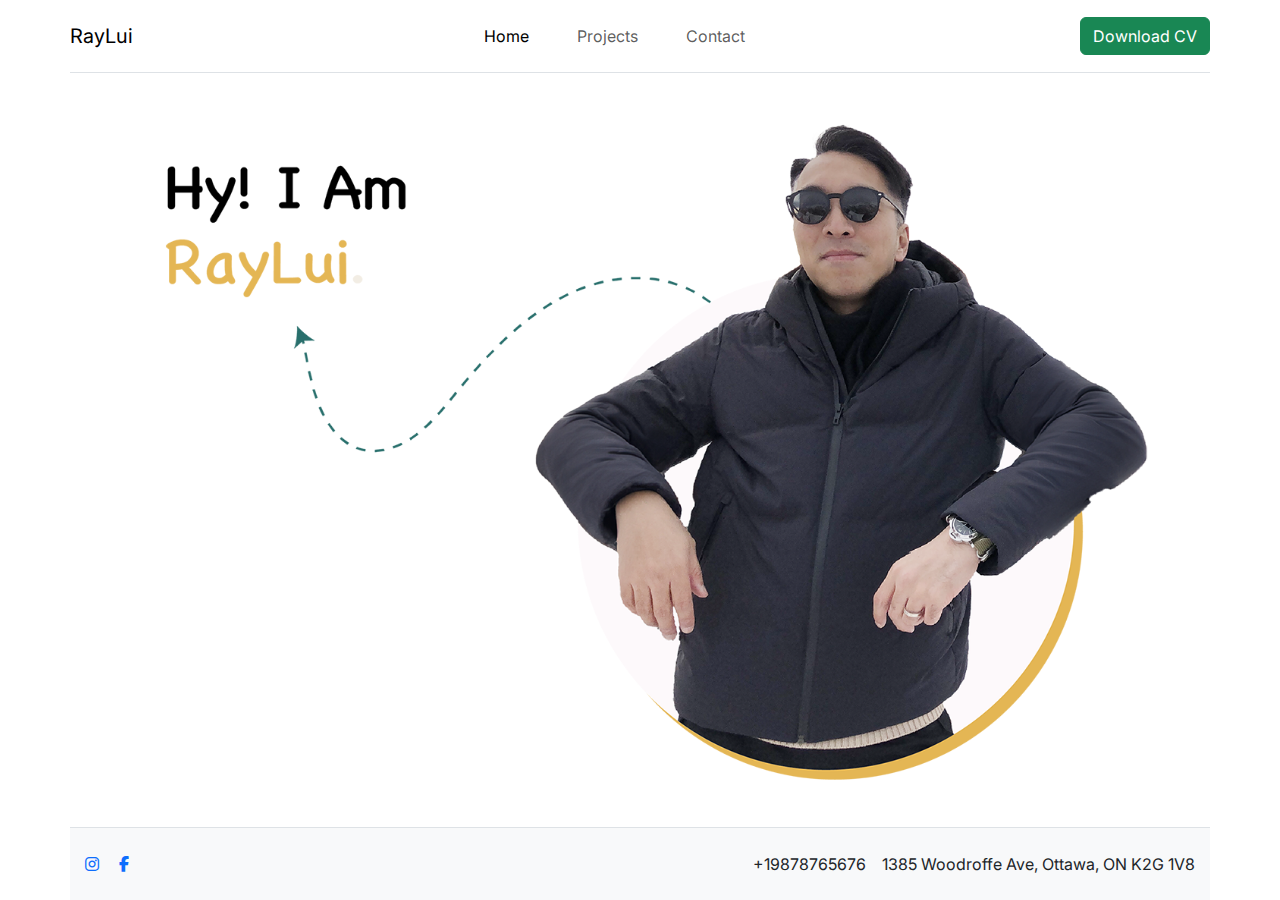
<file: index.html>
<!DOCTYPE html>
<html lang="en">
  <head>
    <meta charset="UTF-8" />
    <meta name="viewport" content="width=device-width, initial-scale=1.0" />
    <meta
      name="description"
      content="Professional portfolio of RayLui, showcasing projects and skills"
    />
    <title>RayLui - Portfolio</title>

    <!-- Preload critical resources -->
    <link
      rel="preload"
      href="https://cdn.jsdelivr.net/npm/bootstrap@5.3.0/dist/css/bootstrap.min.css"
      as="style"
    />
    <link rel="preload" href="css/style.css" as="style" />

    <!-- Bootstrap CSS -->
    <link
      href="https://cdn.jsdelivr.net/npm/bootstrap@5.3.0/dist/css/bootstrap.min.css"
      rel="stylesheet"
    />

    <!-- Font Awesome -->
    <link
      rel="stylesheet"
      href="https://cdnjs.cloudflare.com/ajax/libs/font-awesome/6.4.0/css/all.min.css"
    />

    <!-- Google Fonts -->
    <link rel="preconnect" href="https://fonts.googleapis.com" />
    <link rel="preconnect" href="https://fonts.gstatic.com" crossorigin />
    <link
      href="https://fonts.googleapis.com/css2?family=Inter:wght@300;400;500&display=swap"
      rel="stylesheet"
    />

    <!-- Custom CSS -->
    <link href="css/style.css" rel="stylesheet" />
    <style>
      .content-area {
        min-height: calc(100vh - 250px);
        display: flex;
        align-items: center;
      }
    </style>
  </head>
  <body>
    <a
      class="skip-link visually-hidden visually-hidden-focusable"
      href="#main-content"
      >Skip to main content</a
    >

    <div class="container">
      <!-- Navigation -->
      <nav
        class="navbar navbar-expand-md navbar-light px-0 py-3 border-bottom"
        aria-label="Main navigation"
      >
        <div class="container-fluid px-0">
          <a class="navbar-brand" href="index.html">RayLui</a>
          <button
            class="navbar-toggler"
            type="button"
            data-bs-toggle="collapse"
            data-bs-target="#navbarContent"
            aria-expanded="false"
            aria-label="Toggle navigation"
          >
            <span class="navbar-toggler-icon"></span>
          </button>
          <div class="collapse navbar-collapse" id="navbarContent">
            <ul class="navbar-nav mx-auto">
              <li class="nav-item px-3">
                <a class="nav-link active" href="index.html" aria-current="page"
                  >Home</a
                >
              </li>
              <li class="nav-item px-3">
                <a class="nav-link" href="projects.html">Projects</a>
              </li>
              <li class="nav-item px-3">
                <a class="nav-link" href="contact.html">Contact</a>
              </li>
            </ul>
            <div class="d-flex">
              <a
                class="btn btn-success download-cv"
                href="https://4a0b7b83-fa73-4386-9191-6d4f3626814f.filesusr.com/ugd/847560_9d88d4abf9e34d8aa418d741c3a1a7a8.pdf"
                >Download CV</a
              >
            </div>
          </div>
        </div>
      </nav>

      <!-- Main Content -->
      <main id="main-content" class="content-area">
        <!-- Hero Section -->
        <section class="hero" aria-label="Hero section">
          <div class="hero-container">
            <div class="hero-image">
              <img
                src="images/me.png"
                alt="RayLui's profile"
                class="img-fluid"
              />
            </div>
          </div>
        </section>
      </main>

      <!-- Footer -->
      <footer class="footer border-top py-4" role="contentinfo">
        <div class="container-fluid">
          <div class="row align-items-center">
            <div class="col-md-6 text-center text-md-start">
              <div class="social-icons">
                <a href="#" aria-label="Instagram"
                  ><i class="fab fa-instagram"></i
                ></a>
                <a href="#" aria-label="Facebook"
                  ><i class="fab fa-facebook-f ms-3"></i
                ></a>
              </div>
            </div>
            <div class="col-md-6 text-center text-md-end mt-3 mt-md-0">
              <p class="contact-info mb-0">
                <span class="visually-hidden">Phone number: </span>+19878765676
                &nbsp;&nbsp; <span class="visually-hidden">Address: </span>1385
                Woodroffe Ave, Ottawa, ON K2G 1V8
              </p>
            </div>
          </div>
        </div>
      </footer>
    </div>

    <!-- Bootstrap JS with defer -->
    <script
      src="https://cdn.jsdelivr.net/npm/bootstrap@5.3.0/dist/js/bootstrap.bundle.min.js"
      defer
    ></script>
  </body>
</html>
</file>
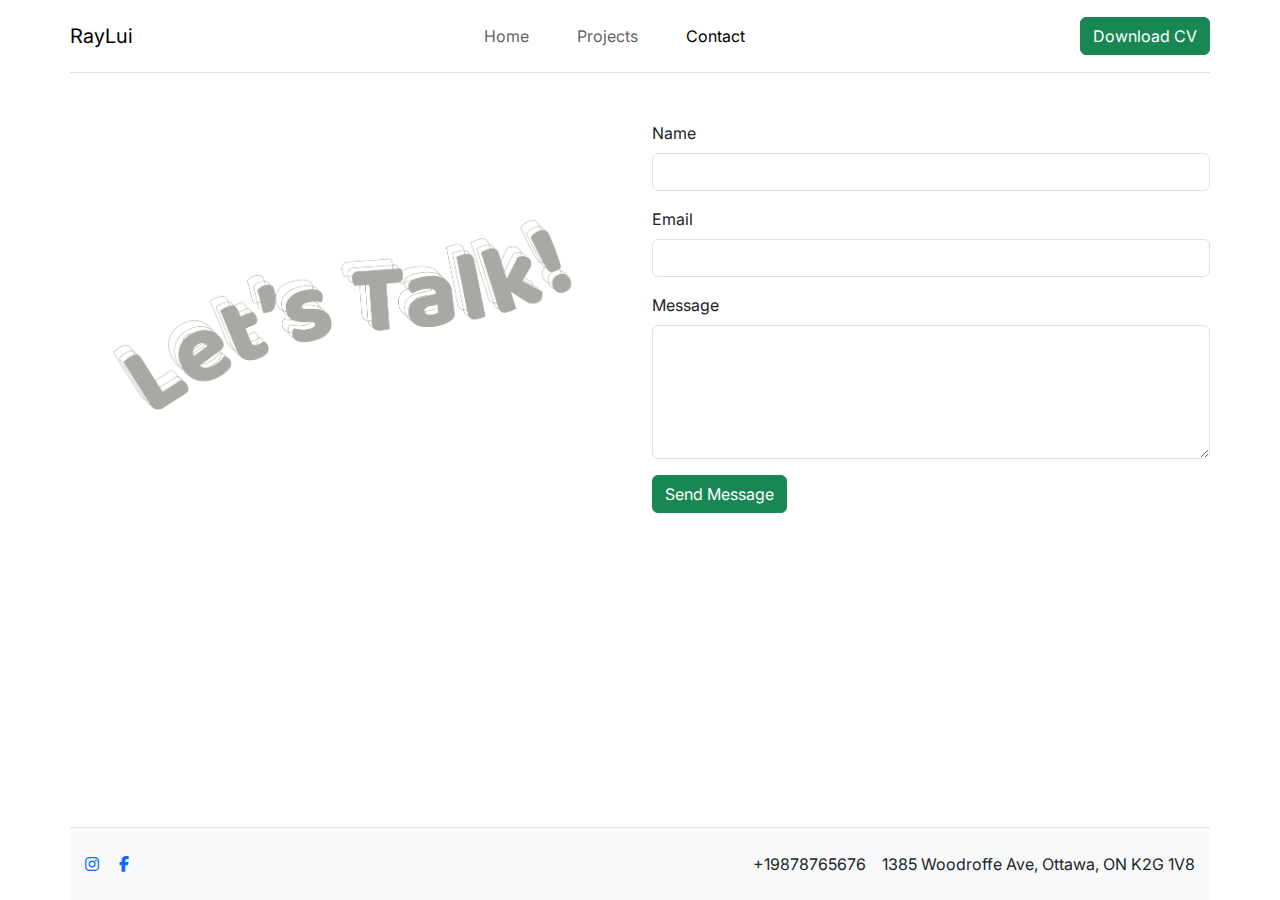
<file: contact.html>
<!DOCTYPE html>
<html lang="en">
  <head>
    <meta charset="UTF-8" />
    <meta name="viewport" content="width=device-width, initial-scale=1.0" />
    <meta
      name="description"
      content="Contact RayLui for web development projects and collaborations"
    />
    <title>RayLui - Contact</title>

    <!-- Preload resources -->
    <link
      rel="preload"
      href="https://cdn.jsdelivr.net/npm/bootstrap@5.3.0/dist/css/bootstrap.min.css"
      as="style"
    />
    <link rel="preload" href="css/style.css" as="style" />

    <!-- Bootstrap CSS -->
    <link
      href="https://cdn.jsdelivr.net/npm/bootstrap@5.3.0/dist/css/bootstrap.min.css"
      rel="stylesheet"
    />

    <!-- Font Awesome -->
    <link
      rel="stylesheet"
      href="https://cdnjs.cloudflare.com/ajax/libs/font-awesome/6.4.0/css/all.min.css"
    />

    <!-- Google Fonts -->
    <link rel="preconnect" href="https://fonts.googleapis.com" />
    <link rel="preconnect" href="https://fonts.gstatic.com" crossorigin />
    <link
      href="https://fonts.googleapis.com/css2?family=Inter:wght@300;400;500&display=swap"
      rel="stylesheet"
    />

    <!-- Custom CSS -->
    <link href="css/style.css" rel="stylesheet" />
  </head>
  <body>
    <a
      class="skip-link visually-hidden visually-hidden-focusable"
      href="#main-content"
      >Skip to main content</a
    >

    <div class="container">
      <!-- Navigation -->
      <nav
        class="navbar navbar-expand-md navbar-light px-0 py-3 border-bottom"
        aria-label="Main navigation"
      >
        <div class="container-fluid px-0">
          <a class="navbar-brand" href="index.html">RayLui</a>
          <button
            class="navbar-toggler"
            type="button"
            data-bs-toggle="collapse"
            data-bs-target="#navbarContent"
            aria-expanded="false"
            aria-label="Toggle navigation"
          >
            <span class="navbar-toggler-icon"></span>
          </button>
          <div class="collapse navbar-collapse" id="navbarContent">
            <ul class="navbar-nav mx-auto">
              <li class="nav-item px-3">
                <a class="nav-link" href="index.html">Home</a>
              </li>
              <li class="nav-item px-3">
                <a class="nav-link" href="projects.html">Projects</a>
              </li>
              <li class="nav-item px-3">
                <a
                  class="nav-link active"
                  href="contact.html"
                  aria-current="page"
                  >Contact</a
                >
              </li>
            </ul>
            <div class="d-flex">
              <a
                class="btn btn-success download-cv"
                href="https://4a0b7b83-fa73-4386-9191-6d4f3626814f.filesusr.com/ugd/847560_9d88d4abf9e34d8aa418d741c3a1a7a8.pdf"
                download="RayLui_CV.pdf"
                >Download CV</a
              >
            </div>
          </div>
        </div>
      </nav>

      <!-- Main Content -->
      <main id="main-content" class="content-area py-5">
        <div class="row">
          <!-- Left Column - Let's talk image -->
          <div class="col-md-6 d-flex align-items-center">
            <div class="lets-talk-container text-center">
              <img
                src="images/font.png"
                alt="Let's talk"
                class="img-fluid lets-talk-image"
              />
            </div>
          </div>

          <!-- Right Column - Contact Form -->
          <div class="col-md-6">
            <form id="contact-form" aria-labelledby="contact-form-heading">
              <h2 id="contact-form-heading" class="visually-hidden">
                Contact Form
              </h2>
              <div class="mb-3">
                <label for="name" class="form-label">Name</label>
                <input type="text" class="form-control" id="name" required />
              </div>
              <div class="mb-3">
                <label for="email" class="form-label">Email</label>
                <input type="email" class="form-control" id="email" required />
              </div>
              <div class="mb-3">
                <label for="message" class="form-label">Message</label>
                <textarea
                  class="form-control"
                  id="message"
                  rows="5"
                  required
                ></textarea>
              </div>
              <button type="submit" class="btn btn-success">
                Send Message
              </button>
            </form>
          </div>
        </div>
      </main>

      <!-- Footer -->
      <footer class="footer border-top py-4" role="contentinfo">
        <div class="container-fluid">
          <div class="row align-items-center">
            <div class="col-md-6 text-center text-md-start">
              <div class="social-icons">
                <a href="#" aria-label="Instagram"
                  ><i class="fab fa-instagram"></i
                ></a>
                <a href="#" aria-label="Facebook"
                  ><i class="fab fa-facebook-f ms-3"></i
                ></a>
              </div>
            </div>
            <div class="col-md-6 text-center text-md-end mt-3 mt-md-0">
              <p class="contact-info mb-0">
                <span class="visually-hidden">Phone number: </span>+19878765676
                &nbsp;&nbsp; <span class="visually-hidden">Address: </span>1385
                Woodroffe Ave, Ottawa, ON K2G 1V8
              </p>
            </div>
          </div>
        </div>
      </footer>
    </div>

    <!-- Bootstrap JS with defer -->
    <script
      src="https://cdn.jsdelivr.net/npm/bootstrap@5.3.0/dist/js/bootstrap.bundle.min.js"
      defer
    ></script>
  </body>
</html>
</file>
<file: css/style.css>
:root {
  --bs-body-font-family: "Inter", sans-serif;
  --bs-primary: #000;
  --bs-secondary: #495057;
  --bs-border-color: #dee2e6;
  --bs-success: #28a745;
  --bs-link-color: #0d6efd;
  --bs-link-hover-color: #0a58ca;
  --bs-focus-ring-color: rgba(13, 110, 253, 0.25);

  --space-unit: 1rem;
  --space-xs: calc(0.5 * var(--space-unit));
  --space-sm: calc(0.75 * var(--space-unit));
  --space-md: calc(1.25 * var(--space-unit));
  --space-lg: calc(2 * var(--space-unit));
  --space-xl: calc(3.25 * var(--space-unit));
}

/* Accessibility */
.visually-hidden {
  position: absolute !important;
  width: 1px !important;
  height: 1px !important;
  padding: 0 !important;
  margin: -1px !important;
  overflow: hidden !important;
  clip: rect(0, 0, 0, 0) !important;
  white-space: nowrap !important;
  border: 0 !important;
}

.skip-link {
  position: absolute;
  top: -40px;
  left: 0;
  background: var(--bs-primary);
  color: white;
  padding: 8px;
  z-index: 100;
  transition: top 0.3s;
}

.skip-link:focus {
  top: 0;
}

a:focus,
button:focus,
input:focus,
textarea:focus,
select:focus,
[tabindex="0"]:focus {
  outline: 2px solid var(--bs-focus-ring-color);
  outline-offset: 2px;
}

/* Layout */
.container {
  display: flex;
  flex-direction: column;
  min-height: 100vh;
  padding: 0;
}

.content-area {
  flex: 1;
  width: 100%;
  padding: 2rem 0;
}

/* Footer */
.footer {
  background: #f8f9fa;
  border-top: 1px solid #dee2e6;
  padding: 1.5rem 0;
  margin-top: auto;
}

.footer .container-fluid {
  max-width: 1200px;
  margin: 0 auto;
  padding: 0 15px;
}

/* Navigation */
.navbar {
  padding: 0.75rem 15px;
}

.navbar-light.border-bottom {
  border-bottom: 1px solid var(--bs-border-color) !important;
}

/* Hero Section */
.hero {
  padding: 2rem 0;
  display: flex;
  justify-content: center;
  align-items: center;
  min-height: 60vh;
}

.hero-container {
  width: 100%;
  max-width: 1200px;
  margin: 0 auto;
  padding: 0 15px;
  position: relative;
}

.hero-image {
  text-align: center;
  width: 100%;
  overflow: visible;
  position: relative;
  z-index: 1;
}

.hero-image img {
  width: auto;
  max-width: 600px;
  max-height: 80vh;

  transform: scale(1.8);
  transform-origin: center;
  transform: scale(1.8) translateX(150px);

  display: block;
  margin: 0 auto;
  position: relative;

  border-radius: 0 !important;
  border: none !important;
  box-shadow: none !important;
  object-fit: contain;
}

@media (max-width: 768px) {
  .hero-image img {
    transform: scale(1.5);
    max-width: 90%;
  }
}

/* Add these new styles at the bottom of your existing style.css */
.lets-talk-container {
  width: 100%;
  padding: 2rem;
}

.lets-talk-image {
  max-width: 100%;
  height: auto;
}

/* Responsive adjustments */
@media (max-width: 768px) {
  .lets-talk-container {
    padding: 1rem;
    margin-bottom: 2rem;
  }

  .lets-talk-image {
    max-width: 80%;
  }
}
</file>
